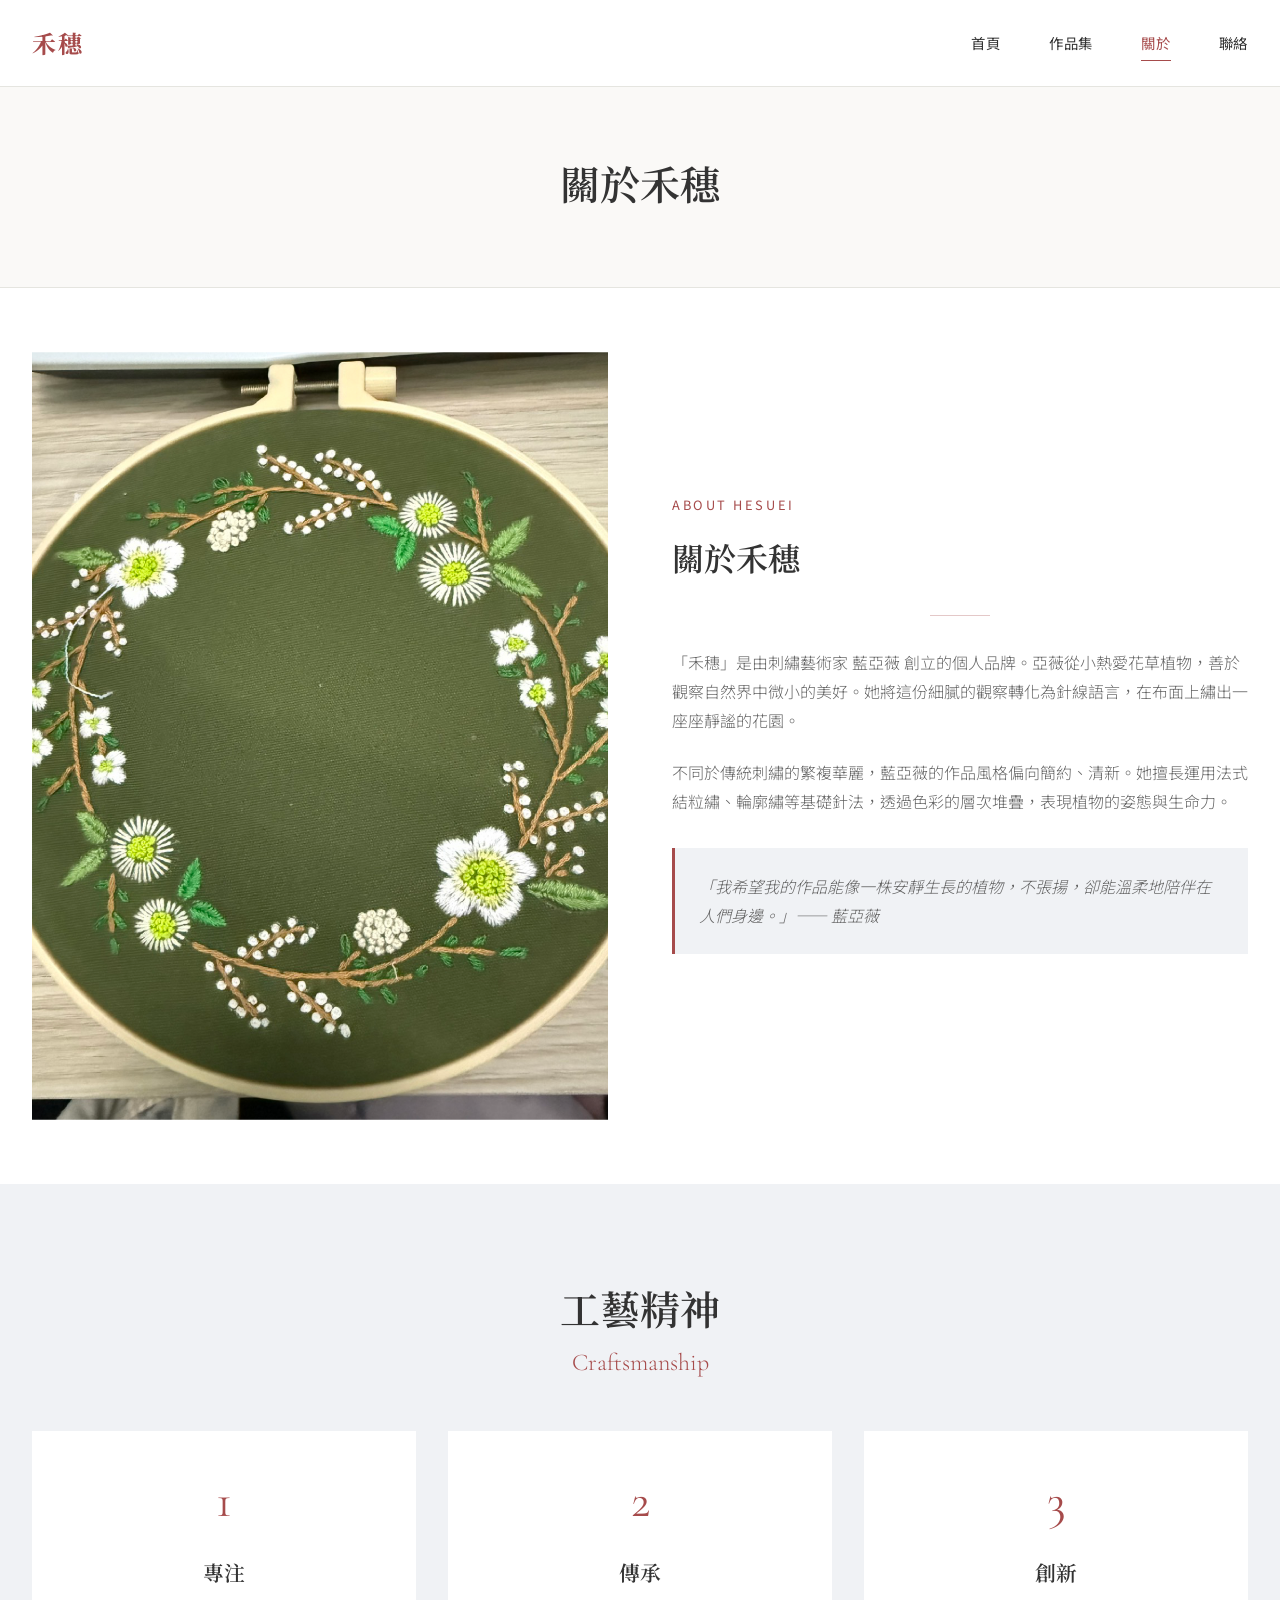
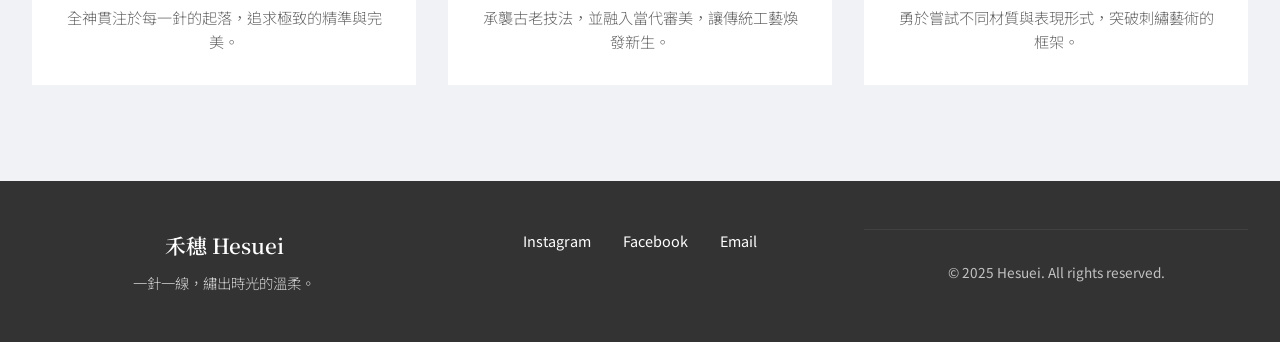
<file: hesuei_dw/about.html>
<!DOCTYPE html>
<html lang="zh-Hant">
<head>
    <meta charset="UTF-8">
    <meta name="viewport" content="width=device-width, initial-scale=1.0">
    <title>關於 - 禾穗 Hesuei</title>
    <link rel="stylesheet" href="css/style.css">
    <link rel="preconnect" href="https://fonts.googleapis.com">
    <link rel="preconnect" href="https://fonts.gstatic.com" crossorigin>
    <link href="https://fonts.googleapis.com/css2?family=Cormorant+Garamond:ital,wght@0,300;0,400;0,500;0,600;0,700;1,400&family=Noto+Sans+TC:wght@300;400;500;700&family=Noto+Serif+TC:wght@300;400;500;600;700&display=swap" rel="stylesheet">
</head>
<body>
    <!-- Navigation -->
    <nav class="navbar">
        <div class="container">
            <div class="nav-content">
                <a href="index.html" class="logo">禾穗</a>
                <ul class="nav-links">
                    <li><a href="index.html">首頁</a></li>
                    <li><a href="portfolio.html">作品集</a></li>
                    <li><a href="about.html" class="active">關於</a></li>
                    <li><a href="contact.html">聯絡</a></li>
                </ul>
            </div>
        </div>
    </nav>

    <!-- Page Header -->
    <section class="page-header">
        <div class="container">
            <h1>關於禾穗</h1>
        </div>
    </section>

    <!-- About Content -->
    <section class="about-section">
        <div class="container">
            <div class="about-grid">
                <div class="about-image">
                    <img src="images/S__7446535_0.jpg" alt="藍亞薇">
                </div>
                <div class="about-text">
                    <span class="section-label">About Hesuei</span>
                    <h2>關於禾穗</h2>
                    <div class="divider"></div>
                    
                    <p>「禾穗」是由刺繡藝術家 藍亞薇 創立的個人品牌。亞薇從小熱愛花草植物，善於觀察自然界中微小的美好。她將這份細膩的觀察轉化為針線語言，在布面上繡出一座座靜謐的花園。</p>
                    
                    <p>不同於傳統刺繡的繁複華麗，藍亞薇的作品風格偏向簡約、清新。她擅長運用法式結粒繡、輪廓繡等基礎針法，透過色彩的層次堆疊，表現植物的姿態與生命力。</p>
                    
                    <p class="quote">「我希望我的作品能像一株安靜生長的植物，不張揚，卻能溫柔地陪伴在人們身邊。」—— 藍亞薇</p>
                </div>
            </div>
        </div>
    </section>

    <!-- Craftsmanship Section -->
    <section class="craftsmanship">
        <div class="container">
            <h2 class="section-title">工藝精神</h2>
            <p class="section-subtitle">Craftsmanship</p>
            
            <div class="values-grid">
                <!-- Value 1 -->
                <div class="value-card">
                    <div class="value-number">1</div>
                    <h3>專注</h3>
                    <p>全神貫注於每一針的起落，追求極致的精準與完美。</p>
                </div>

                <!-- Value 2 -->
                <div class="value-card">
                    <div class="value-number">2</div>
                    <h3>傳承</h3>
                    <p>承襲古老技法，並融入當代審美，讓傳統工藝煥發新生。</p>
                </div>

                <!-- Value 3 -->
                <div class="value-card">
                    <div class="value-number">3</div>
                    <h3>創新</h3>
                    <p>勇於嘗試不同材質與表現形式，突破刺繡藝術的框架。</p>
                </div>
            </div>
        </div>
    </section>

    <!-- Footer -->
    <footer class="footer">
        <div class="container">
            <div class="footer-content">
                <div class="footer-brand">
                    <h3>禾穗 Hesuei</h3>
                    <p>一針一線，繡出時光的溫柔。</p>
                </div>
                <div class="footer-social">
                   <div class="footer-social">
  <a href="https://www.instagram.com/rrrrr_wei0121" target="_blank" title="Instagram">
    Instagram
  </a>

  <a href="https://www.facebook.com/lan.ya.wei.930215" target="_blank" title="Facebook">
    Facebook
  </a>

  <a href="mailto:4b2j2089@stust.edu.tw" title="Email">
    Email
  </a>
</div>

                </div>
                <div class="footer-copyright">
                    <p>&copy; 2025 Hesuei. All rights reserved.</p>
                </div>
            </div>
        </div>
    </footer>
</body>
</html>
</file>
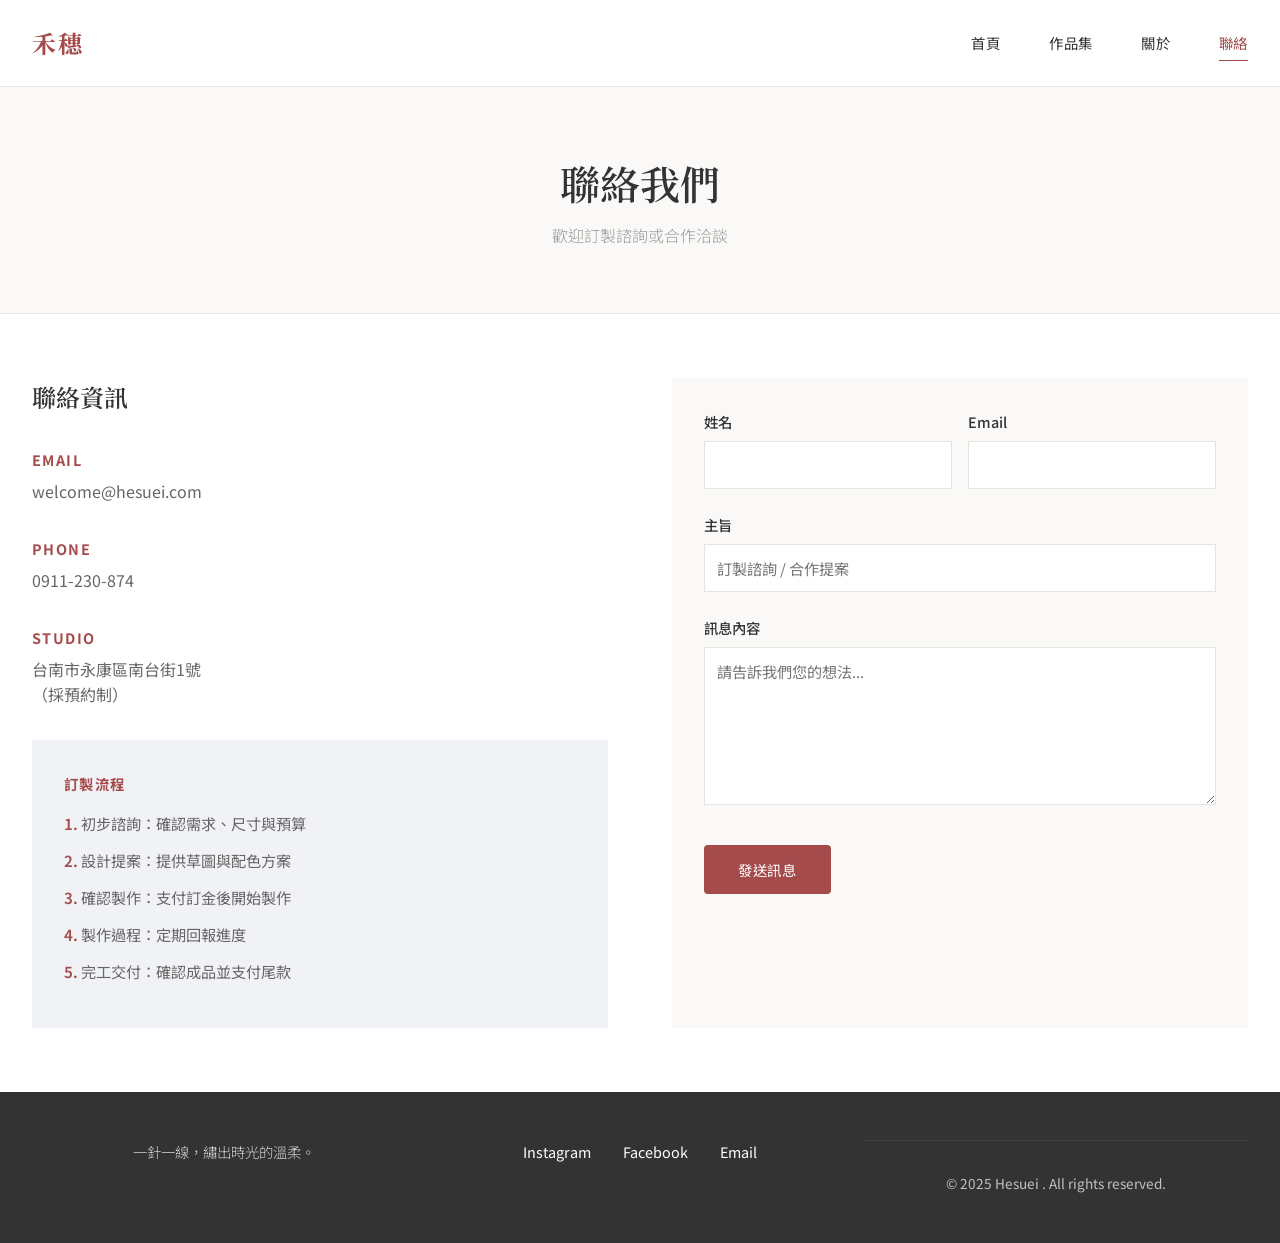
<file: hesuei_dw/contact.html>
<!DOCTYPE html>
<html lang="zh-Hant">
<head>
    <meta charset="UTF-8">
    <meta name="viewport" content="width=device-width, initial-scale=1.0">
    <title>聯絡 - 禾穗 Hesuei</title>
    <link rel="stylesheet" href="css/style.css">
    <link rel="preconnect" href="https://fonts.googleapis.com">
    <link rel="preconnect" href="https://fonts.gstatic.com" crossorigin>
    <link href="https://fonts.googleapis.com/css2?family=Cormorant+Garamond:ital,wght@0,300;0,400;0,500;0,600;0,700;1,400&family=Noto+Sans+TC:wght@300;400;500;700&family=Noto+Serif+TC:wght@300;400;500;600;700&display=swap" rel="stylesheet">
</head>
<body>
    <!-- Navigation -->
    <nav class="navbar">
        <div class="container">
            <div class="nav-content">
                <a href="index.html" class="logo">禾穗</a>
                <ul class="nav-links">
                    <li><a href="index.html">首頁</a></li>
                    <li><a href="portfolio.html">作品集</a></li>
                    <li><a href="about.html">關於</a></li>
                    <li><a href="contact.html" class="active">聯絡</a></li>
                </ul>
            </div>
        </div>
    </nav>

    <!-- Page Header -->
    <section class="page-header">
        <div class="container">
            <h1>聯絡我們</h1>
            <p>歡迎訂製諮詢或合作洽談</p>
        </div>
    </section>

    <!-- Contact Content -->
    <section class="contact-section">
        <div class="container">
            <div class="contact-grid">
                <!-- Contact Info -->
                <div class="contact-info">
                    <h3>聯絡資訊</h3>
                    
                    <div class="info-item">
                        <h4>Email</h4>
                        <a href="mailto:4b2j2089@stust.edu.tw">welcome@hesuei.com</a>
                    </div>
                    
                    <div class="info-item">
                        <h4>Phone</h4>
                        <p>0911-230-874</p>
                    </div>
                    
                    <div class="info-item">
                        <h4>Studio</h4>
                        <p>台南市永康區南台街1號<br>（採預約制）</p>
                    </div>

                    <!-- Process -->
                    <div class="process-box">
                        <h4>訂製流程</h4>
                        <ol>
                            <li>初步諮詢：確認需求、尺寸與預算</li>
                            <li>設計提案：提供草圖與配色方案</li>
                            <li>確認製作：支付訂金後開始製作</li>
                            <li>製作過程：定期回報進度</li>
                            <li>完工交付：確認成品並支付尾款</li>
                        </ol>
                    </div>
                </div>

                <!-- Contact Form -->
                <div class="contact-form-wrapper">
                    <form class="contact-form" action="#" method="POST">
                        <div class="form-row">
                            <div class="form-group">
                                <label for="name">姓名</label>
                                <input type="text" id="name" name="name" required>
                            </div>
                            <div class="form-group">
                                <label for="email">Email</label>
                                <input type="email" id="email" name="email" required>
                            </div>
                        </div>

                        <div class="form-group">
                            <label for="subject">主旨</label>
                            <input type="text" id="subject" name="subject" placeholder="訂製諮詢 / 合作提案" required>
                        </div>

                        <div class="form-group">
                            <label for="message">訊息內容</label>
                            <textarea id="message" name="message" rows="6" placeholder="請告訴我們您的想法..." required></textarea>
                        </div>

                        <button type="submit" class="btn btn-primary">發送訊息</button>
                    </form>
                </div>
            </div>
        </div>
    </section>

    <!-- Footer -->
    <footer class="footer">
        <div class="container">
            <div class="footer-content">
                <div class="footer-brand">
                    <p>一針一線，繡出時光的溫柔。</p>
                </div>
                <div class="footer-social">
                    <div class="footer-social">
  <a href="https://www.instagram.com/rrrrr_wei0121" target="_blank" title="Instagram">
    Instagram
  </a>

  <a href="https://www.facebook.com/藍亞薇" target="_blank" title="Facebook">
    Facebook
  </a>

  <a href="mailto:4b2j2089@stust.edu.tw" title="Email">
    Email
  </a>
</div>

                </div>
                <div class="footer-copyright">
                    <p>&copy; 2025 Hesuei . All rights reserved.</p>
                </div>
            </div>
        </div>
    </footer>
</body>
</html>
</file>
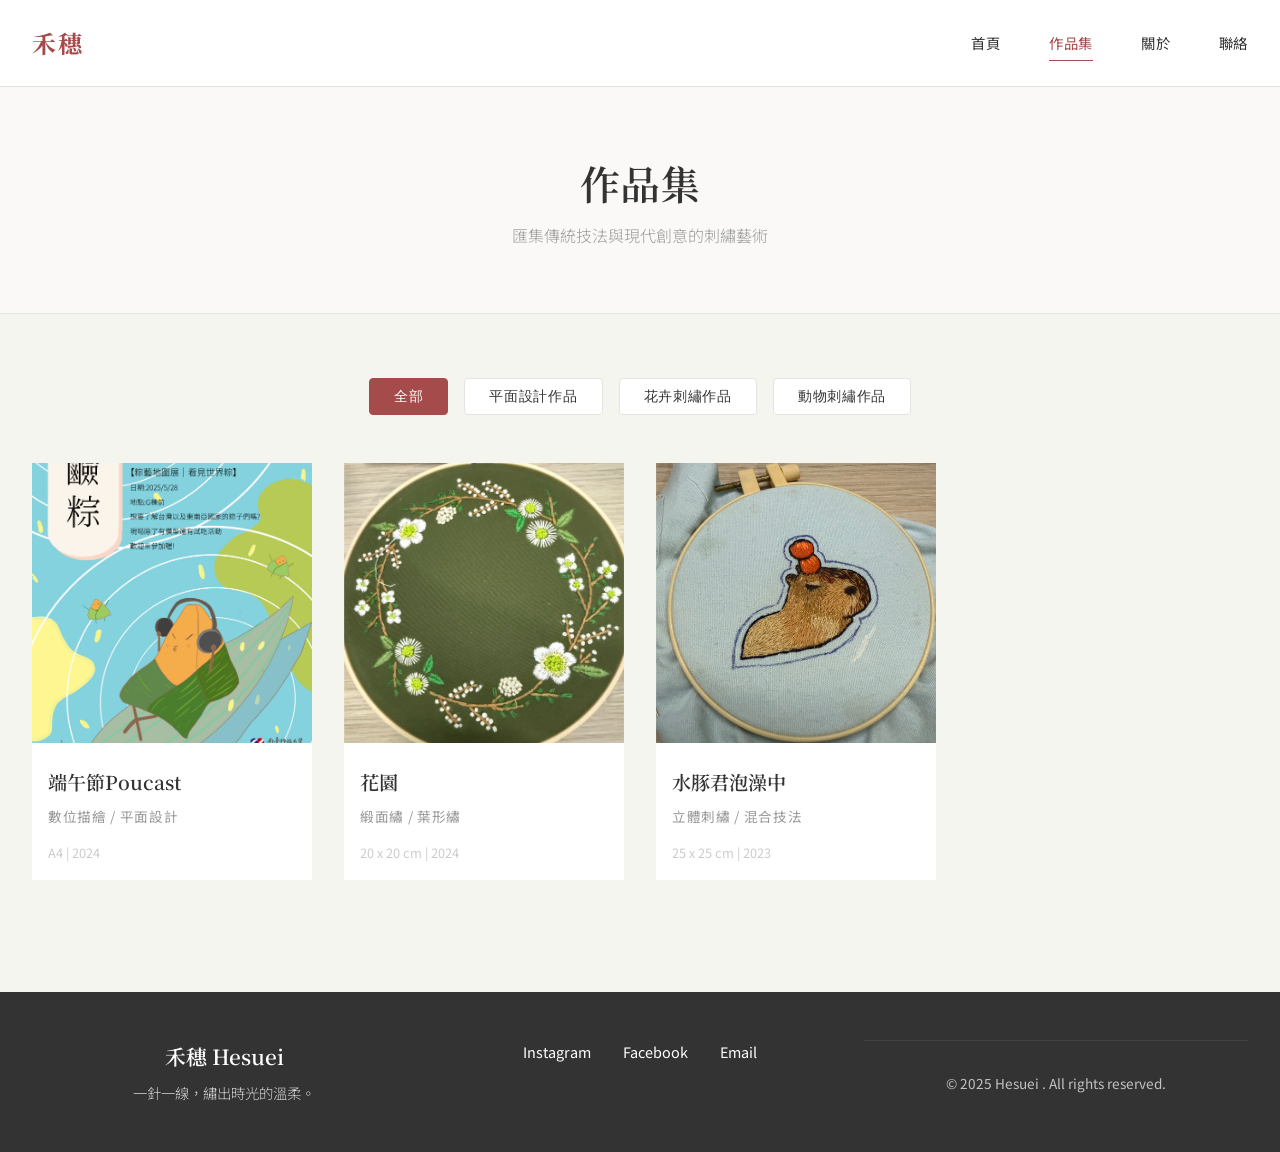
<file: hesuei_dw/portfolio.html>
<!DOCTYPE html>
<html lang="zh-Hant">
<head>
    <meta charset="UTF-8">
    <meta name="viewport" content="width=device-width, initial-scale=1.0">
    <title>作品集 - 禾穗 Hesuei</title>
    <link rel="stylesheet" href="css/style.css">
    <link rel="preconnect" href="https://fonts.googleapis.com">
    <link rel="preconnect" href="https://fonts.gstatic.com" crossorigin>
    <link href="https://fonts.googleapis.com/css2?family=Cormorant+Garamond:ital,wght@0,300;0,400;0,500;0,600;0,700;1,400&family=Noto+Sans+TC:wght@300;400;500;700&family=Noto+Serif+TC:wght@300;400;500;600;700&display=swap" rel="stylesheet">
</head>
<body>
    <!-- Navigation -->
    <nav class="navbar">
        <div class="container">
            <div class="nav-content">
                <a href="index.html" class="logo">禾穗</a>
                <ul class="nav-links">
                    <li><a href="index.html">首頁</a></li>
                    <li><a href="portfolio.html" class="active">作品集</a></li>
                    <li><a href="about.html">關於</a></li>
                    <li><a href="contact.html">聯絡</a></li>
                </ul>
            </div>
        </div>
    </nav>

    <!-- Page Header -->
    <section class="page-header">
        <div class="container">
            <h1>作品集</h1>
            <p>匯集傳統技法與現代創意的刺繡藝術</p>
        </div>
    </section>

    <!-- Filter Section -->
    <section class="portfolio-section">
        <div class="container">
            <div class="filter-buttons">
                <button class="filter-btn active" data-filter="all">全部</button>
                <button class="filter-btn" data-filter="graphic">平面設計作品</button>
                <button class="filter-btn" data-filter="floral">花卉刺繡作品</button>
                <button class="filter-btn" data-filter="animal">動物刺繡作品</button>
            </div>

            <!-- Artwork Grid -->
            <div class="artwork-grid portfolio-grid">
                <!-- Artwork 1 -->
                <div class="artwork-card" data-category="graphic">
                    <div class="artwork-image">
                        <img src="images/4B2J2089.jpg" alt="平面設計 - 端午節">
                    </div>
                    <h3 class="artwork-title">端午節Poucast</h3>
                    <p class="artwork-info">數位描繪 / 平面設計</p>
                    <p class="artwork-detail">A4 | 2024</p>
                </div>

                <!-- Artwork 2 -->
                <div class="artwork-card" data-category="floral">
                    <div class="artwork-image">
                        <img src="images/S__7446535_0.jpg" alt="花園">
                    </div>
                    <h3 class="artwork-title">花園</h3>
                    <p class="artwork-info">緞面繡 / 葉形繡</p>
                    <p class="artwork-detail">20 x 20 cm | 2024</p>
                </div>

                <!-- Artwork 3 -->
                <div class="artwork-card" data-category="animal">
                    <div class="artwork-image">
                        <img src="images/S__7446536_0.jpg" alt="動物刺繡 - 水豚君">
                    </div>
                    <h3 class="artwork-title">水豚君泡澡中</h3>
                    <p class="artwork-info">立體刺繡 / 混合技法</p>
                    <p class="artwork-detail">25 x 25 cm | 2023</p>
                </div>
            </div>
        </div>
    </section>

    <!-- Footer -->
    <footer class="footer">
        <div class="container">
            <div class="footer-content">
                <div class="footer-brand">
                    <h3>禾穗 Hesuei</h3>
                    <p>一針一線，繡出時光的溫柔。</p>
                </div>
                <div class="footer-social">
                  <a href="https://www.instagram.com/rrrrr_wei0121" title="Instagram" target="_blank" rel="noopener">
  Instagram
</a>

<a href="https://www.facebook.com/藍亞薇" title="Facebook" target="_blank" rel="noopener">
  Facebook
</a>

<a href="mailto:4b2j2089@stust.edu.tw" title="Email">
  Email
</a>

                </div>
                <div class="footer-copyright">
                    <p>&copy; 2025 Hesuei . All rights reserved.</p>
                </div>
            </div>
        </div>
    </footer>

    <script src="js/portfolio.js"></script>
</body>
</html>
</file>
<file: hesuei_dw/css/style.css>
/* ============================================
   禾穗 Hesuei - 主要樣式表
   ============================================ */

/* 色彩變數 */
:root {
    --primary-color: #A64B4B;
    --background-color: #F5F5F0;
    --text-color: #333333;
    --light-gray: #F0F2F5;
    --border-color: #E5E5E0;
    --white: #FFFFFF;
    --secondary-bg: #FAF9F7;
}

/* ============================================
   基礎樣式
   ============================================ */

* {
    margin: 0;
    padding: 0;
    box-sizing: border-box;
}

html {
    scroll-behavior: smooth;
}

body {
    font-family: 'Noto Sans TC', sans-serif;
    color: var(--text-color);
    background-color: var(--background-color);
    line-height: 1.6;
}

/* 容器 */
.container {
    max-width: 1280px;
    margin: 0 auto;
    padding: 0 2rem;
}

@media (max-width: 768px) {
    .container {
        padding: 0 1.5rem;
    }
}

@media (max-width: 480px) {
    .container {
        padding: 0 1rem;
    }
}

/* ============================================
   導航欄
   ============================================ */

.navbar {
    position: sticky;
    top: 0;
    z-index: 100;
    background-color: var(--white);
    border-bottom: 1px solid var(--border-color);
    padding: 1.5rem 0;
}

.nav-content {
    display: flex;
    justify-content: space-between;
    align-items: center;
}

.logo {
    font-family: 'Noto Serif TC', serif;
    font-size: 1.5rem;
    font-weight: 700;
    color: var(--primary-color);
    text-decoration: none;
    letter-spacing: 0.1em;
}

.nav-links {
    display: flex;
    list-style: none;
    gap: 3rem;
}

.nav-links a {
    text-decoration: none;
    color: var(--text-color);
    font-size: 0.9rem;
    letter-spacing: 0.05em;
    transition: color 0.3s ease;
    position: relative;
}

.nav-links a:hover,
.nav-links a.active {
    color: var(--primary-color);
}

.nav-links a.active::after {
    content: '';
    position: absolute;
    bottom: -0.5rem;
    left: 0;
    width: 100%;
    height: 1px;
    background-color: var(--primary-color);
}

@media (max-width: 768px) {
    .nav-links {
        gap: 1.5rem;
        font-size: 0.85rem;
    }
}

@media (max-width: 480px) {
    .nav-links {
        gap: 1rem;
        font-size: 0.8rem;
    }
    
    .logo {
        font-size: 1.2rem;
    }
}

/* ============================================
   Hero Section
   ============================================ */

.hero {
    position: relative;
    height: 100vh;
    display: flex;
    align-items: center;
    justify-content: center;
    overflow: hidden;
}

.hero-background {
    position: absolute;
    inset: 0;
    background-size: cover;
    background-position: center;
    background-repeat: no-repeat;
    z-index: 0;
}

.hero-overlay {
    position: absolute;
    inset: 0;
    background: linear-gradient(to bottom, rgba(0,0,0,0.3), rgba(0,0,0,0.1));
    z-index: 1;
}

.hero-content {
    position: relative;
    z-index: 2;
    text-align: center;
    color: var(--white);
}

.hero-subtitle {
    font-size: 0.9rem;
    letter-spacing: 0.3em;
    text-transform: uppercase;
    margin-bottom: 1rem;
    opacity: 0.9;
}

.hero-title {
    font-family: 'Noto Serif TC', serif;
    font-size: 5rem;
    font-weight: 700;
    margin-bottom: 1rem;
    letter-spacing: 0.05em;
}

.hero-subtitle-en {
    display: block;
    font-family: 'Cormorant Garamond', serif;
    font-size: 2rem;
    font-weight: 300;
    font-style: italic;
    margin-top: 0.5rem;
    opacity: 0.9;
}

.hero-description {
    font-size: 1.1rem;
    max-width: 600px;
    margin: 2rem auto 3rem;
    line-height: 1.8;
    font-weight: 300;
}

@media (max-width: 768px) {
    .hero-title {
        font-size: 3rem;
    }
    
    .hero-subtitle-en {
        font-size: 1.5rem;
    }
    
    .hero-description {
        font-size: 1rem;
    }
}

@media (max-width: 480px) {
    .hero {
        height: 80vh;
    }
    
    .hero-title {
        font-size: 2rem;
    }
    
    .hero-subtitle-en {
        font-size: 1rem;
    }
    
    .hero-description {
        font-size: 0.9rem;
    }
}

/* ============================================
   按鈕
   ============================================ */

.btn {
    display: inline-block;
    padding: 0.75rem 2rem;
    border: none;
    border-radius: 0.25rem;
    font-family: 'Noto Sans TC', sans-serif;
    font-size: 0.9rem;
    letter-spacing: 0.05em;
    cursor: pointer;
    transition: all 0.3s ease;
    text-decoration: none;
    text-align: center;
}

.btn-primary {
    background-color: var(--primary-color);
    color: var(--white);
    border: 2px solid var(--primary-color);
}

.btn-primary:hover {
    background-color: transparent;
    color: var(--primary-color);
}

.btn-outline {
    background-color: transparent;
    color: var(--primary-color);
    border: 2px solid var(--primary-color);
}

.btn-outline:hover {
    background-color: var(--primary-color);
    color: var(--white);
}

/* ============================================
   Philosophy Section
   ============================================ */

.philosophy {
    padding: 6rem 0;
    background-color: var(--white);
}

.philosophy-content {
    text-align: center;
    max-width: 800px;
    margin: 0 auto;
}

.section-label {
    display: block;
    font-size: 0.8rem;
    letter-spacing: 0.2em;
    text-transform: uppercase;
    color: var(--primary-color);
    margin-bottom: 1rem;
}

.section-title {
    font-family: 'Noto Serif TC', serif;
    font-size: 2.5rem;
    font-weight: 600;
    margin-bottom: 2rem;
    line-height: 1.4;
}

.divider {
    width: 60px;
    height: 1px;
    background-color: var(--primary-color);
    margin: 2rem auto;
    opacity: 0.3;
}

.section-description {
    font-size: 1rem;
    line-height: 1.8;
    color: #666666;
    font-weight: 300;
}

@media (max-width: 768px) {
    .philosophy {
        padding: 4rem 0;
    }
    
    .section-title {
        font-size: 1.8rem;
    }
}

/* ============================================
   Featured Works Section
   ============================================ */

.featured-works {
    padding: 6rem 0;
    background-color: var(--light-gray);
}

.section-header {
    display: flex;
    justify-content: space-between;
    align-items: flex-end;
    margin-bottom: 4rem;
}

.section-header h2 {
    font-family: 'Noto Serif TC', serif;
    font-size: 2.5rem;
    font-weight: 600;
}

.view-all {
    font-size: 0.9rem;
    color: var(--text-color);
    text-decoration: none;
    letter-spacing: 0.05em;
    transition: color 0.3s ease;
}

.view-all:hover {
    color: var(--primary-color);
}

.artwork-grid {
    display: grid;
    grid-template-columns: repeat(auto-fit, minmax(300px, 1fr));
    gap: 2rem;
    margin-bottom: 3rem;
}

.artwork-card {
    background-color: var(--white);
    overflow: hidden;
    transition: transform 0.3s ease;
}

.artwork-card:hover {
    transform: translateY(-5px);
}

.artwork-image {
    width: 100%;
    aspect-ratio: 1;
    overflow: hidden;
    background-color: var(--light-gray);
}

.artwork-image img {
    width: 100%;
    height: 100%;
    object-fit: cover;
    transition: transform 0.3s ease;
}

.artwork-card:hover .artwork-image img {
    transform: scale(1.05);
}

.artwork-title {
    font-family: 'Noto Serif TC', serif;
    font-size: 1.2rem;
    font-weight: 600;
    padding: 1.5rem 1rem 0.5rem;
    margin: 0;
}

.artwork-info {
    font-size: 0.85rem;
    color: #999999;
    padding: 0 1rem 1rem;
    margin: 0;
    letter-spacing: 0.05em;
}

.artwork-detail {
    font-size: 0.8rem;
    color: #CCCCCC;
    padding: 0 1rem 1rem;
    margin: 0;
}

.mobile-view-all {
    text-align: center;
    display: none;
}

@media (max-width: 768px) {
    .featured-works {
        padding: 4rem 0;
    }
    
    .section-header {
        flex-direction: column;
        align-items: flex-start;
        margin-bottom: 2rem;
    }
    
    .view-all {
        display: none;
    }
    
    .mobile-view-all {
        display: block;
    }
    
    .artwork-grid {
        grid-template-columns: repeat(auto-fit, minmax(250px, 1fr));
        gap: 1.5rem;
    }
}

/* ============================================
   Page Header
   ============================================ */

.page-header {
    padding: 4rem 0;
    background-color: var(--secondary-bg);
    text-align: center;
    border-bottom: 1px solid var(--border-color);
}

.page-header h1 {
    font-family: 'Noto Serif TC', serif;
    font-size: 2.5rem;
    font-weight: 600;
    margin-bottom: 0.5rem;
}

.page-header p {
    font-size: 1rem;
    color: #999999;
    font-weight: 300;
}

@media (max-width: 768px) {
    .page-header {
        padding: 2rem 0;
    }
    
    .page-header h1 {
        font-size: 1.8rem;
    }
}

/* ============================================
   Portfolio Section
   ============================================ */

.portfolio-section {
    padding: 4rem 0;
}

.filter-buttons {
    display: flex;
    justify-content: center;
    gap: 1rem;
    margin-bottom: 3rem;
    flex-wrap: wrap;
}

.filter-btn {
    padding: 0.5rem 1.5rem;
    border: 1px solid var(--border-color);
    background-color: var(--white);
    color: var(--text-color);
    cursor: pointer;
    font-size: 0.9rem;
    letter-spacing: 0.05em;
    transition: all 0.3s ease;
    border-radius: 0.25rem;
}

.filter-btn:hover,
.filter-btn.active {
    background-color: var(--primary-color);
    color: var(--white);
    border-color: var(--primary-color);
}

.portfolio-grid {
    grid-template-columns: repeat(auto-fill, minmax(280px, 1fr));
}

@media (max-width: 768px) {
    .portfolio-section {
        padding: 2rem 0;
    }
    
    .filter-buttons {
        margin-bottom: 2rem;
    }
    
    .portfolio-grid {
        grid-template-columns: repeat(auto-fill, minmax(200px, 1fr));
        gap: 1rem;
    }
}

/* ============================================
   About Section
   ============================================ */

.about-section {
    padding: 4rem 0;
    background-color: var(--white);
}

.about-grid {
    display: grid;
    grid-template-columns: 1fr 1fr;
    gap: 4rem;
    align-items: center;
}

.about-image {
    overflow: hidden;
    aspect-ratio: 3/4;
}

.about-image img {
    width: 100%;
    height: 100%;
    object-fit: cover;
}

.about-text h2 {
    font-family: 'Noto Serif TC', serif;
    font-size: 2rem;
    font-weight: 600;
    margin: 1rem 0 1.5rem;
}

.about-text p {
    font-size: 1rem;
    line-height: 1.8;
    color: #666666;
    margin-bottom: 1.5rem;
    font-weight: 300;
}

.quote {
    font-style: italic;
    color: var(--primary-color);
    padding: 1.5rem;
    background-color: var(--light-gray);
    border-left: 3px solid var(--primary-color);
    margin-top: 2rem;
}

@media (max-width: 768px) {
    .about-section {
        padding: 2rem 0;
    }
    
    .about-grid {
        grid-template-columns: 1fr;
        gap: 2rem;
    }
    
    .about-text h2 {
        font-size: 1.5rem;
    }
}

/* ============================================
   Craftsmanship Section
   ============================================ */

.craftsmanship {
    padding: 6rem 0;
    background-color: var(--light-gray);
    text-align: center;
}

.craftsmanship .section-title {
    margin-bottom: 0.5rem;
}

.section-subtitle {
    font-family: 'Cormorant Garamond', serif;
    font-size: 1.5rem;
    font-weight: 300;
    color: var(--primary-color);
    margin-bottom: 3rem;
}

.values-grid {
    display: grid;
    grid-template-columns: repeat(auto-fit, minmax(250px, 1fr));
    gap: 2rem;
    margin-top: 3rem;
}

.value-card {
    background-color: var(--white);
    padding: 2rem;
    text-align: center;
}

.value-number {
    font-family: 'Cormorant Garamond', serif;
    font-size: 3rem;
    color: var(--primary-color);
    margin-bottom: 1rem;
}

.value-card h3 {
    font-family: 'Noto Serif TC', serif;
    font-size: 1.3rem;
    font-weight: 600;
    margin-bottom: 1rem;
}

.value-card p {
    font-size: 0.95rem;
    color: #666666;
    line-height: 1.6;
    font-weight: 300;
}

@media (max-width: 768px) {
    .craftsmanship {
        padding: 4rem 0;
    }
    
    .values-grid {
        grid-template-columns: 1fr;
    }
}

/* ============================================
   Contact Section
   ============================================ */

.contact-section {
    padding: 4rem 0;
    background-color: var(--white);
}

.contact-grid {
    display: grid;
    grid-template-columns: 1fr 1fr;
    gap: 4rem;
}

.contact-info h3 {
    font-family: 'Noto Serif TC', serif;
    font-size: 1.5rem;
    font-weight: 600;
    margin-bottom: 2rem;
}

.info-item {
    margin-bottom: 2rem;
}

.info-item h4 {
    font-size: 0.9rem;
    letter-spacing: 0.1em;
    text-transform: uppercase;
    color: var(--primary-color);
    margin-bottom: 0.5rem;
}

.info-item p,
.info-item a {
    font-size: 1rem;
    color: #666666;
    line-height: 1.6;
    text-decoration: none;
}

.info-item a:hover {
    color: var(--primary-color);
}

.process-box {
    background-color: var(--light-gray);
    padding: 2rem;
    margin-top: 2rem;
}

.process-box h4 {
    font-size: 0.9rem;
    letter-spacing: 0.1em;
    text-transform: uppercase;
    color: var(--primary-color);
    margin-bottom: 1rem;
}

.process-box ol {
    list-style: none;
    counter-reset: item;
    padding: 0;
}

.process-box li {
    counter-increment: item;
    margin-bottom: 0.8rem;
    font-size: 0.95rem;
    color: #666666;
}

.process-box li::before {
    content: counter(item) ". ";
    color: var(--primary-color);
    font-weight: 600;
}

/* Contact Form */
.contact-form-wrapper {
    background-color: var(--secondary-bg);
    padding: 2rem;
}

.contact-form {
    display: flex;
    flex-direction: column;
}

.form-row {
    display: grid;
    grid-template-columns: 1fr 1fr;
    gap: 1rem;
}

.form-group {
    display: flex;
    flex-direction: column;
    margin-bottom: 1.5rem;
}

.form-group label {
    font-size: 0.9rem;
    font-weight: 500;
    margin-bottom: 0.5rem;
    color: var(--text-color);
}

.form-group input,
.form-group textarea {
    padding: 0.75rem;
    border: 1px solid var(--border-color);
    background-color: var(--white);
    font-family: 'Noto Sans TC', sans-serif;
    font-size: 0.95rem;
    transition: border-color 0.3s ease;
}

.form-group input:focus,
.form-group textarea:focus {
    outline: none;
    border-color: var(--primary-color);
}

.form-group textarea {
    resize: vertical;
}

.contact-form .btn {
    align-self: flex-start;
    margin-top: 1rem;
}

@media (max-width: 768px) {
    .contact-section {
        padding: 2rem 0;
    }
    
    .contact-grid {
        grid-template-columns: 1fr;
        gap: 2rem;
    }
    
    .form-row {
        grid-template-columns: 1fr;
    }
}

/* ============================================
   Footer
   ============================================ */

.footer {
    background-color: var(--text-color);
    color: var(--white);
    padding: 3rem 0 1rem;
}

.footer-content {
    display: grid;
    grid-template-columns: repeat(3, 1fr);
    gap: 2rem;
    margin-bottom: 2rem;
    text-align: center;
}

.footer-brand h3 {
    font-family: 'Noto Serif TC', serif;
    font-size: 1.3rem;
    font-weight: 600;
    margin-bottom: 0.5rem;
}

.footer-brand p {
    font-size: 0.9rem;
    opacity: 0.8;
    font-weight: 300;
}

.footer-social {
    display: flex;
    justify-content: center;
    gap: 2rem;
}

.footer-social a {
    color: var(--white);
    text-decoration: none;
    font-size: 0.9rem;
    transition: color 0.3s ease;
}

.footer-social a:hover {
    color: var(--primary-color);
}

.footer-copyright {
    text-align: center;
    padding-top: 2rem;
    border-top: 1px solid rgba(255,255,255,0.1);
    font-size: 0.85rem;
    opacity: 0.7;
}

@media (max-width: 768px) {
    .footer-content {
        grid-template-columns: 1fr;
        gap: 1rem;
    }
    
    .footer-social {
        gap: 1rem;
    }
}

/* ============================================
   響應式設計
   ============================================ */

@media (max-width: 480px) {
    .section-title {
        font-size: 1.5rem;
    }
    
    .artwork-grid {
        grid-template-columns: 1fr;
    }
    
    .filter-buttons {
        gap: 0.5rem;
    }
    
    .filter-btn {
        padding: 0.4rem 1rem;
        font-size: 0.8rem;
    }
}

/* ============================================
   動畫與過渡
   ============================================ */

@keyframes fadeIn {
    from {
        opacity: 0;
        transform: translateY(20px);
    }
    to {
        opacity: 1;
        transform: translateY(0);
    }
}

.artwork-card {
    animation: fadeIn 0.6s ease-out;
}

/* ============================================
   列印樣式
   ============================================ */

@media print {
    .navbar,
    .footer {
        display: none;
    }
    
    body {
        background-color: var(--white);
    }
}
</file>
